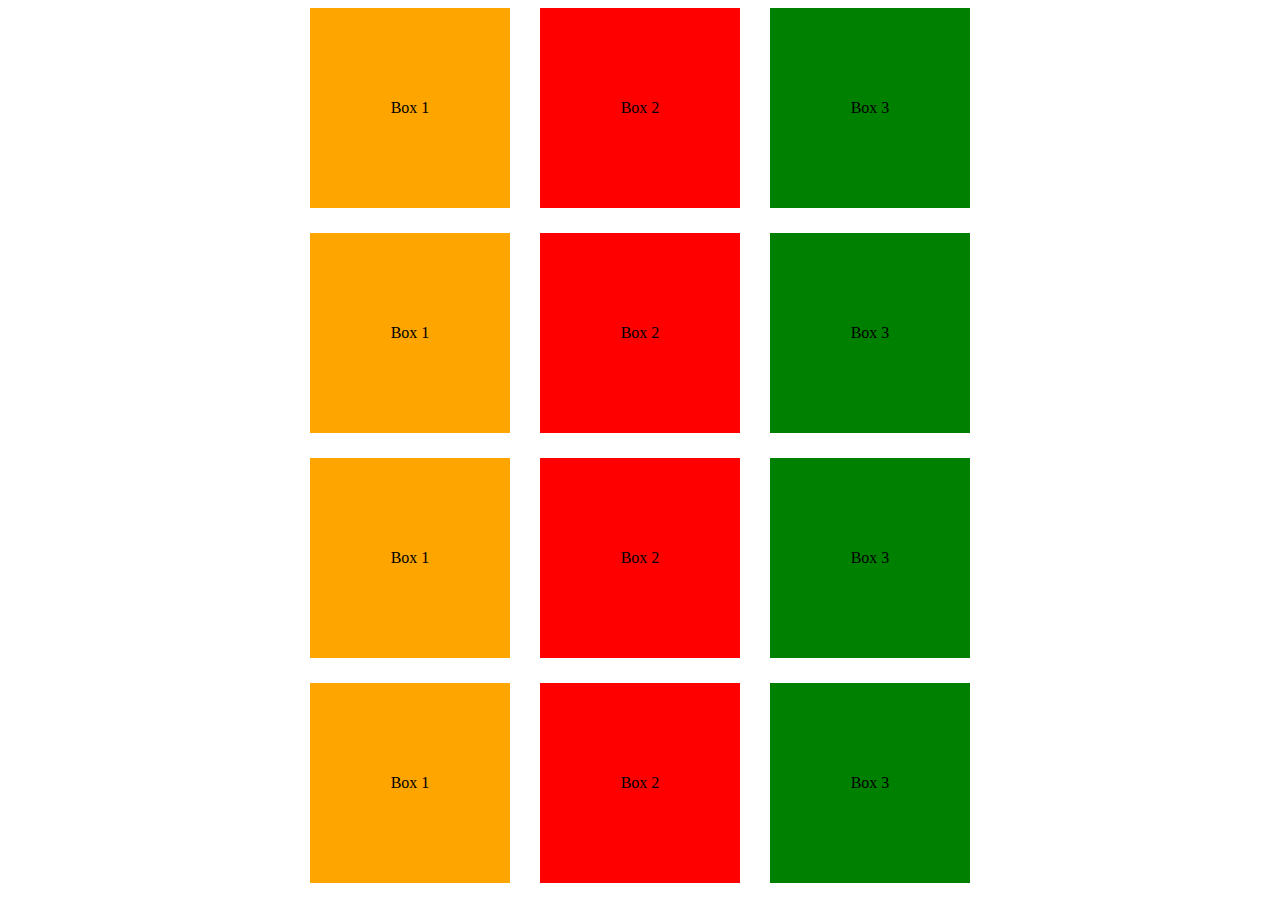
<file: Lessons/lesson10/index.html>
<!DOCTYPE html>
<html lang="en">
<head>
    <title>Document</title>
    <style>
        .container {
            display: flex;
            justify-content: center;
            align-items: center;
            margin-bottom: 25px;
        }
        .box {
            display: flex;
            justify-content: center;
            align-items: center;
            width: 200px;
            height: 200px;
            margin: 0 15px;
            
            transition-duration: 1s;
        }
        
        .box:nth-child(1) {
            background-color: orange;
        }

        .box:nth-child(2) {
            background-color: red;
        }

        .box:nth-child(3) {
            background-color: green;
        }

        .scale-box:hover:nth-child(1) {
            transform: scale(0.95)
        }

        .scale-box:hover:nth-child(2) {
            transform: scale(0.75)
        }

        .scale-box:hover:nth-child(3) {
            transform: scale(0.50)
        }

        .rotate-box:hover:nth-child(1) {
            transform: rotate(-30deg);
        }

        .rotate-box:hover:nth-child(2) {
            transform: rotate(180deg);
        }

        .rotate-box:hover:nth-child(3) {
            transform: rotate(360deg);
        }

        .translate-box:hover:nth-child(1) {
            transform: translatex(30px)
        }

        .translate-box:hover:nth-child(2) {
            transform: translatex(75px)
        }

        .translate-box:hover:nth-child(3) {
            transform: translatex(100px)
        }

        .skew-box:hover:nth-child(1) {
            transform: skewX(30deg)
        }

        .skew-box:hover:nth-child(2) {
            transform: skewX(80deg)
        }

        .skew-box:hover:nth-child(3) {
            transform: skewX(120deg)
        }

    </style>
</head>
<body>
    
    <div class="container">
        <div class="box scale-box">Box 1</div>
        <div class="box scale-box">Box 2</div>
        <div class="box scale-box">Box 3</div>
    </div>

    <div class="container">
        <div class="box rotate-box">Box 1</div>
        <div class="box rotate-box">Box 2</div>
        <div class="box rotate-box">Box 3</div>
    </div>

    <div class="container">
        <div class="box translate-box">Box 1</div>
        <div class="box translate-box">Box 2</div>
        <div class="box translate-box">Box 3</div>
    </div>

    <div class="container">
        <div class="box skew-box">Box 1</div>
        <div class="box skew-box">Box 2</div>
        <div class="box skew-box">Box 3</div>
    </div>

</body>
</html>
</file>
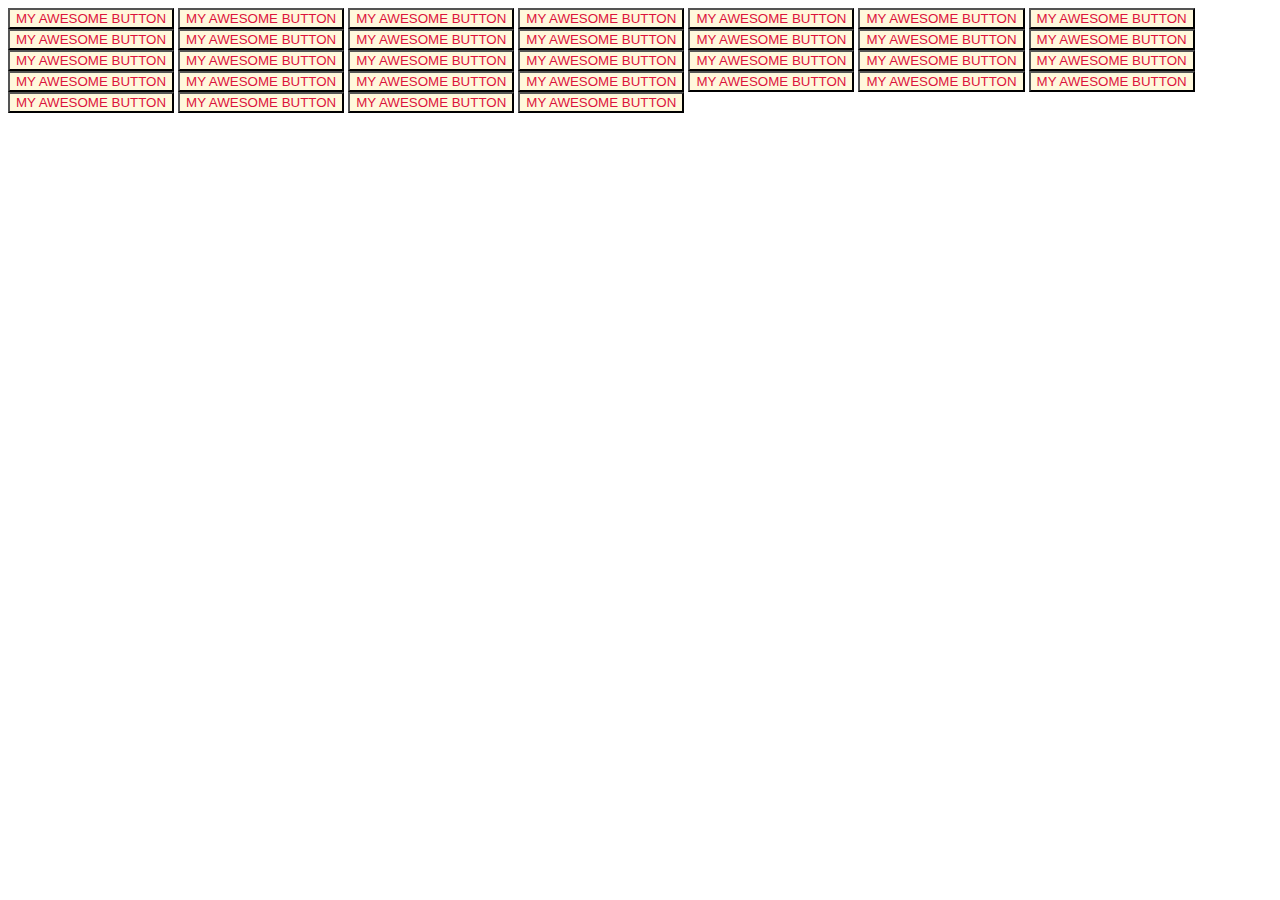
<file: Lessons/lesson5/index.html>
<!DOCTYPE html>
<html lang="en">
<head>
<title>
    Styles
</title>

<!-- <link rel="stylesheet" href="./main.css"> -->
<style>
button {
    background-color: cornsilk;
    color: crimson;
}
button:hover {
    background-color: black;
    color: blanchedalmond;
}
.auto {
    cursor: auto;
}
.default {
    cursor: default;
}
.none {
    cursor: none;
}
.context-menu {
    cursor: context-menu;
}
.help {
    cursor: help;
}
.pointer {
    cursor: pointer;
}
.progress {
    cursor: progress;
}
.wait {
    cursor: wait;
}
.cell {
    cursor: cell;
}
.crosshair {
    cursor: crosshair;
}
.text {
    cursor: text;
}
.vertical-text {
    cursor: vertical-text;
}
.alias {
    cursor: alias;
}
.copy {
    cursor: copy;
}
.move {
    cursor: move;
}
.no-drop {
    cursor: no-drop;
}
.not-allowed {
    cursor: not-allowed;
}
.all-scroll {
    cursor: all-scroll;
}
.col-resize {
    cursor: col-resize;
}
.row-resize {
    cursor: row-resize;
}
.n-resize {
    cursor: n-resize;
}
.e-resize {
    cursor: e-resize;
}
.s-resize {
    cursor: s-resize;
}
.w-resize {
    cursor: w-resize;
}
.ns-resize {
    cursor: ns-resize;
}
.ew-resize {
    cursor: ew-resize;
}
.ne-resize {
    cursor: ne-resize;
}
.nw-resize {
    cursor: nw-resize;
}
.se-resize {
    cursor: se-resize;
}
.sw-resize {
    cursor: sw-resize;
}
.nesw-resize {
    cursor: nesw-resize;
}
.nwse-resize {
    cursor: nwse-resize;
}

</style>
</head>
<body>
<button class="auto">MY AWESOME BUTTON</button>
<button class="default">MY AWESOME BUTTON</button>
<button class="none">MY AWESOME BUTTON</button>
<button class="context-menu">MY AWESOME BUTTON</button>
<button class="help">MY AWESOME BUTTON</button>
<button class="pointer">MY AWESOME BUTTON</button>
<button class="progress">MY AWESOME BUTTON</button>
<button class="wait">MY AWESOME BUTTON</button>
<button class="cell">MY AWESOME BUTTON</button>
<button class="crosshair">MY AWESOME BUTTON</button>
<button class="text">MY AWESOME BUTTON</button>
<button class="vertical-text">MY AWESOME BUTTON</button>
<button class="alias">MY AWESOME BUTTON</button>
<button class="copy">MY AWESOME BUTTON</button>
<button class="move">MY AWESOME BUTTON</button>
<button class="no-drop">MY AWESOME BUTTON</button>
<button class="not-allowed">MY AWESOME BUTTON</button>
<button class="all-scroll">MY AWESOME BUTTON</button>
<button class="col-resize">MY AWESOME BUTTON</button>
<button class="row-resize">MY AWESOME BUTTON</button>
<button class="n-resize">MY AWESOME BUTTON</button>
<button class="e-resize">MY AWESOME BUTTON</button>
<button class="e-resize">MY AWESOME BUTTON</button>
<button class="w-resize">MY AWESOME BUTTON</button>
<button class="ns-resize">MY AWESOME BUTTON</button>
<button class="ew-resize">MY AWESOME BUTTON</button>
<button class="ne-resize">MY AWESOME BUTTON</button>
<button class="nw-resize">MY AWESOME BUTTON</button>
<button class="se-resize">MY AWESOME BUTTON</button>
<button class="sw-resize">MY AWESOME BUTTON</button>
<button class="nesw-resize">MY AWESOME BUTTON</button>
<button class="nwse-resize">MY AWESOME BUTTON</button>

</body>
</html>
</file>
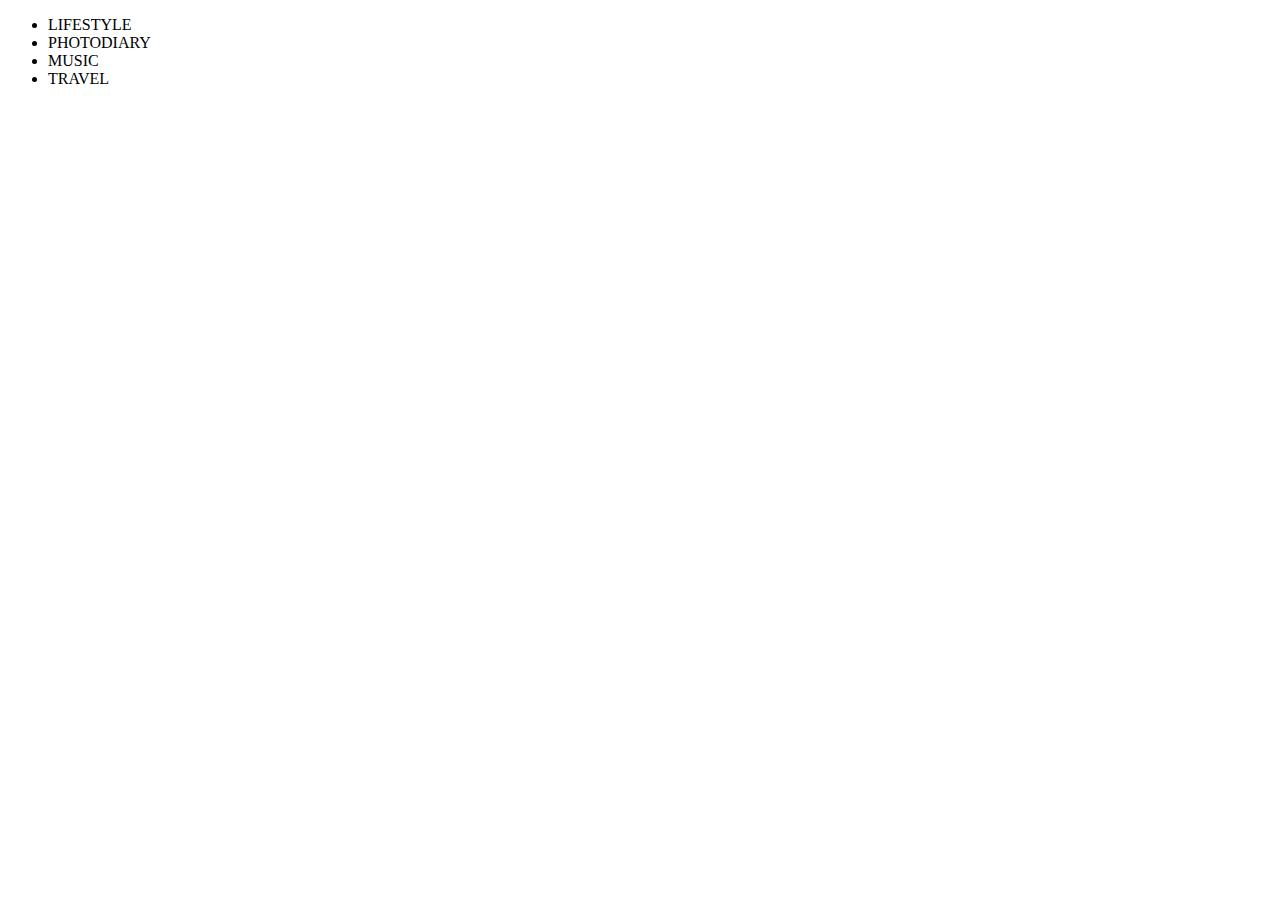
<file: Lessons/lesson7/index.html>
<!DOCTYPE html>
<html lang="en">
<head>
    <title>Document</title>

</head>
<body>
    <header>
        <nav>
            <ul>
                <li>LIFESTYLE</li>
                <li>PHOTODIARY</li>
                <li>MUSIC</li>
                <li>TRAVEL</li>
            </ul>
        </nav>
    </header>
</body>
</html>
</file>
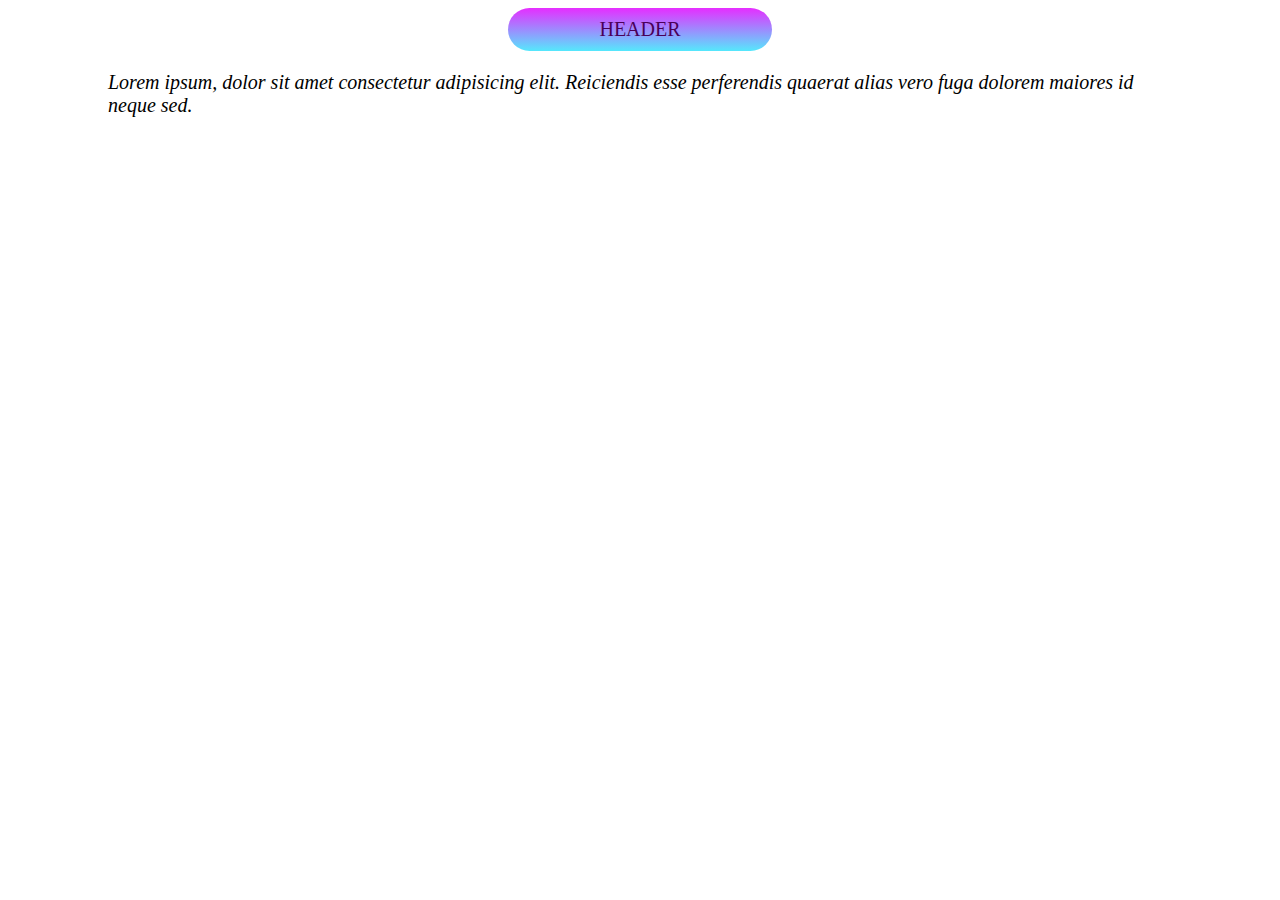
<file: Lessons/lesson8/index.html>
<!DOCTYPE html>
<html lang="ua">
<head>
    <title>Document</title>

    <style>
/* 
        body {
            margin: 0;
        }

        .canvas {
            max-width: 1000px;
            height: 400px;

            background-image: url(https://image.flaticon.com/icons/svg/2909/2909923.svg), 
                              url(https://image.flaticon.com/icons/svg/2847/2847383.svg),
                              url(https://image.flaticon.com/icons/svg/2909/2909673.svg),
                              url(https://s.tcdn.co/e3a/876/e3a87689-707f-3495-b94a-8ee96e2538e5/39.png),
                              url(https://cdn.pixabay.com/photo/2017/08/30/01/05/milky-way-2695569_1280.jpg);

            background-size: 80px, 100px, 150px, 130px, cover;
            background-repeat: no-repeat;
            background-position: top 120px right 130px, top 90px left 90px, center,100px 60px, center;
        } */
        /* img {
            width: 480px;
            height: 480px;
            border: 1px solid black;
            object-fit: scale-down;
        } */
        /* .list {
            padding: 20px;
            margin: 0;
            list-style: none;
        }
        .list-item:not(:last-child) {
            margin-bottom: 5px;
        }
        .list-link {
            display: inline-flex;
            align-items: center;
        }
        .list-link::before,
        .list-link::after {
            content: "";
            width: 24px;
            height: 24px;
        }
        .list-link::before {
            margin-right: 10px;
            background-image: url("https://image.flaticon.com/icons/svg/785/785116.svg");
        }
        .list-link::after {
            display: none;
            margin-left: 10px;
            background-image: url("https://image.flaticon.com/icons/svg/616/616430.svg");
        }
        .list-link:hover::after {
            display: block;
        } */
        /* div {
            width: 500px;
            height: 200px;
            border: 1px solid black; */
            /* background-image: linear-gradient(to right, 
                        #c64f4f 15%,
                        #09792b 15%,
                        #09792b 40%,
                        #00b9ff 40%,
                        #00b9ff 65%,
                        #ffb800 65%); */
                        /* background-image: radial-gradient(red, blue); */
                        article {
                            margin-left: 500px;
                            margin-right: 500px;
                        }
                        
                        .title {
                            display: flex;
                            justify-content: center;
                            padding: 10px;
                            font-size: 20px;
                            font-family: 'ZCOOL KuaiLe', cursive;
                            color: rgb(74, 0, 88);
                            background-image: linear-gradient( rgb(230, 45, 255) , rgb(85, 232, 252) );
                            border-radius: 30px;
                        }
                        .lorem {
                            font-size: 20px;
                            display: flex;
                            justify-content: center;
                            margin-left: 100px;
                            margin-right: 100px;
                            margin-top: 20px;
                            font-style: italic;
                        }
    </style>
</head>
<body>
    <!-- <ul class="list">
        <li class="list-item">
            <a class="list-link">1</a>
        </li>
        <li class="list-item"><a class="list-link">2</a></li>
        <li class="list-item"><a class="list-link">3</a></li>
    </ul> -->
    <article>
        <div class="title">HEADER</div>
    </article>
    <div class="lorem">Lorem ipsum, dolor sit amet consectetur adipisicing elit. Reiciendis esse perferendis quaerat alias vero fuga dolorem maiores id neque sed.</div>
    
</body>
</html>
</file>
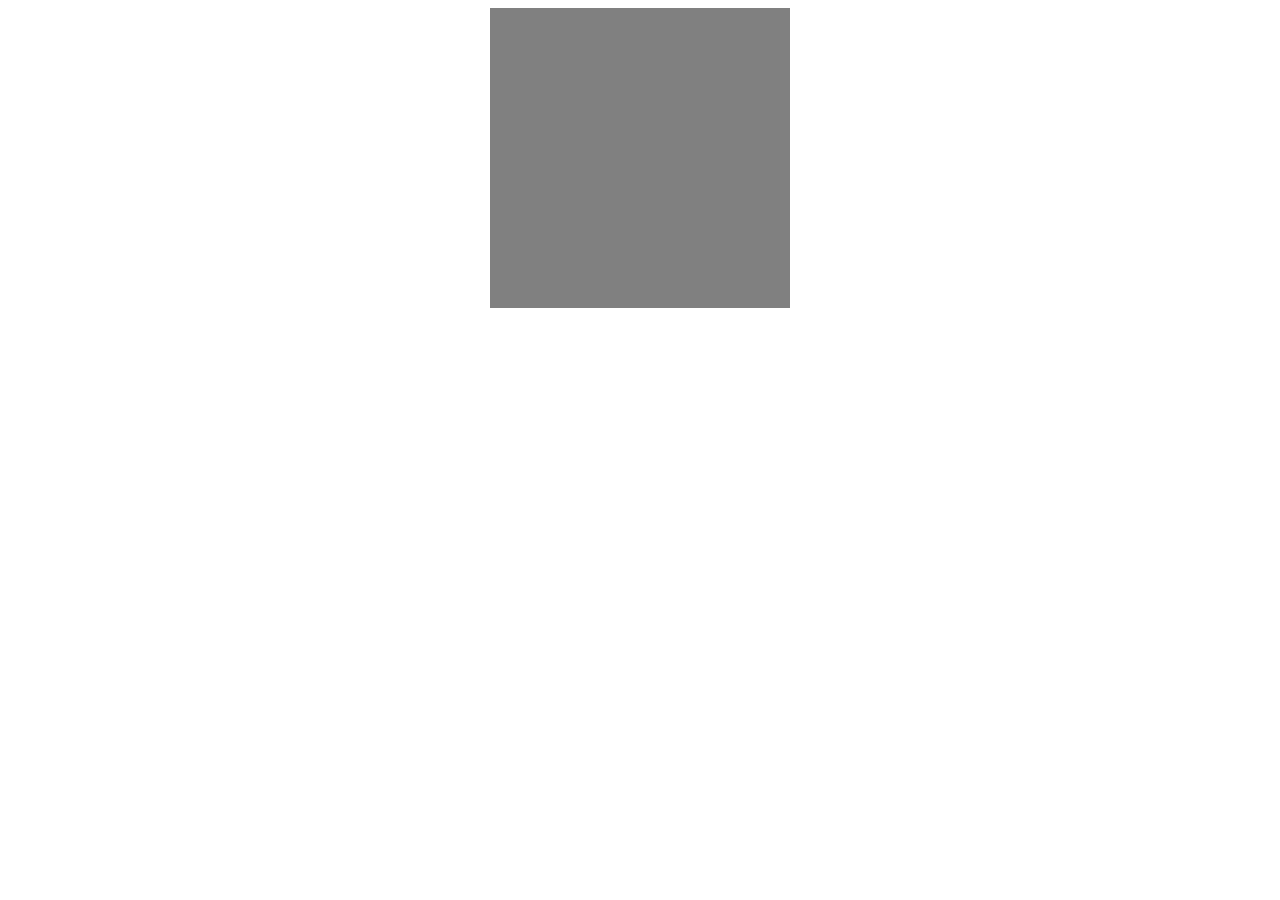
<file: Lessons/lesson9/index.html>
<!DOCTYPE html>
<html lang="en">
<head>
    <title>Document</title>
    <style>
        /* .container {
            display: flex;
            justify-content: center;
        }
        .box {
            width: 200px;
            height: 200px;
            border: 1px solid black;
            margin: 20px;
        }
        .box.relative {
            position: relative;
            top: 120px;
            right: 200px;
        }
        .box:nth-child(1) {
            background-color: red;
        }
        .box:nth-child(2) {
            background-color: green;
        }
        .box:nth-child(3) {
            background-color: blue;
        } */
        /* * {
            box-sizing: border-box;
        }
        img {
            display: black;
            max-width: 100%;
            height: auto;
        }
        .container {
            display: flex;
            justify-content: center;
            margin: 0 auto;
        }
        .thumb {
            position: relative;
        }
        .thumb > p {
            position: absolute;
            top: 0;
            left: 0;
            color: white;
            background-color: blue;
            padding: 8px 16px;
            margin: 0;
        } */
        /* * {
            box-sizing: border-box;
        }
        .section {
            padding: 80px 20px 0;
        }
        title {
            position: fixed;
            width: 100%;
            top: 0;
            left: 0;

            margin: 0;

            padding: 16px;
            text-align: center;
            background-color: red;
            

        } */
        /* * {
            box-sizing: border-box;
        }
        section {
            margin-bottom: 20px;
        }
        .title {
            position: sticky;
            top: -1px;
            text-align: center;
            text-transform: uppercase;
        }
        section:nth-child(1) .title {
            background-image: repeating-linear-gradient(-45deg,
                    #606dbc,
                    #606dbc 10px,
                    #465298 10px,
                    #465298 20px);
        } */
        /* div {
            width: 200px;
            height: 200px;
            position: fixed;
        }
        div:nth-child(1) {
            background-color: blue;
            top: 20px;
            left: 20px;
        }
        div:nth-child(2) {
            background-color: red;
            top: 40px;
            left: 40px;
        }
        div:nth-child(3) {
            background-color: green;
            top: 60px;
            left: 60px;
        }
        div:nth-child(4) {
            background-color: yellow;
            top: 80px;
            left: 80px;
        } */
        * {
            box-sizing: border-box;
        }
        .box {
            position: relative;
            width: 300px;
            height: 300px;
            overflow: hidden;
            margin-left: auto;
            margin-right: auto;
            background-color: grey;
        }
        .overlay {
            position: absolute;
            top: 0;
            left: 0;
            width: 100%;
            height: 100%;
            background-color: rgb(239, 255, 149);

            transform: translateX(-100%);
            transition: transform 250ms ease;
        }
        .overlay > p {
            color: rgb(0, 0, 0);
            padding: 10px;
        }
        .box:hover .overlay {
            transform: translateX(0);
        }
    </style> 
</head>
<body>
    <!-- <div class="container">
        <div class="box"></div>
        <div class="box relative"></div>
        <div class="box"></div>
    </div> -->
    <!-- <div class="container">

        <div class="thumb">
            <img src="https://images.pexels.com/photos/58997/pexels-photo-58997.jpeg?auto=compress&cs=tinysrgb&dpr=2&w=320" alt="">
            <p>dog</p>
        </div>

        <div class="thumb">
            <img src="https://images.pexels.com/photos/2558605/pexels-photo-2558605.jpeg?auto=compress&cs=tinysrgb&dpr=2&&w=320" alt="">
            <p>cat</p>
        </div>
        
        <div class="thumb">
            <img src="https://images.pexels.com/photos/1300361/pexels-photo-1300361.jpeg?auto=compress&cs=tinysrgb&dpr=2&w=320" alt="">
            <p>piggy</p>
        </div>
    </div> -->
         <!-- <section class="section">
        <h2 class="tittle">Lorem ipsum dolor sit amet.</h2>
        <p class="text">Lorem ipsum dolor sit amet consectetur adipisicing elit. Tempora vitae dicta cupiditate aperiam placeat quo provident fugit delectus voluptatibus assumenda? Corrupti odit laudantium eveniet ratione eaque numquam, cupiditate, optio corporis maiores nulla ullam a est praesentium, magni voluptas atque. Natus sapiente, possimus quod voluptate iusto, dicta reprehenderit cumque illum vitae praesentium, numquam debitis vero consequatur a asperiores tempora fugiat? Cumque aut perferendis culpa mollitia ullam quos explicabo magni maxime vitae! Sed est eius a saepe exercitationem dolores architecto odio vitae minima maxime! Exercitationem similique doloremque incidunt atque aperiam, facere nulla inventore nemo modi quia provident, cum odio quis ipsum libero.</p>
        <p class="text">Lorem ipsum dolor sit amet consectetur adipisicing elit. Tempora vitae dicta cupiditate aperiam placeat quo provident fugit delectus voluptatibus assumenda? Corrupti odit laudantium eveniet ratione eaque numquam, cupiditate, optio corporis maiores nulla ullam a est praesentium, magni voluptas atque. Natus sapiente, possimus quod voluptate iusto, dicta reprehenderit cumque illum vitae praesentium, numquam debitis vero consequatur a asperiores tempora fugiat? Cumque aut perferendis culpa mollitia ullam quos explicabo magni maxime vitae! Sed est eius a saepe exercitationem dolores architecto odio vitae minima maxime! Exercitationem similique doloremque incidunt atque aperiam, facere nulla inventore nemo modi quia provident, cum odio quis ipsum libero.</p>
        <p class="text">Lorem ipsum dolor sit amet consectetur adipisicing elit. Tempora vitae dicta cupiditate aperiam placeat quo provident fugit delectus voluptatibus assumenda? Corrupti odit laudantium eveniet ratione eaque numquam, cupiditate, optio corporis maiores nulla ullam a est praesentium, magni voluptas atque. Natus sapiente, possimus quod voluptate iusto, dicta reprehenderit cumque illum vitae praesentium, numquam debitis vero consequatur a asperiores tempora fugiat? Cumque aut perferendis culpa mollitia ullam quos explicabo magni maxime vitae! Sed est eius a saepe exercitationem dolores architecto odio vitae minima maxime! Exercitationem similique doloremque incidunt atque aperiam, facere nulla inventore nemo modi quia provident, cum odio quis ipsum libero.</p>
        <p class="text">Lorem ipsum dolor sit amet consectetur adipisicing elit. Tempora vitae dicta cupiditate aperiam placeat quo provident fugit delectus voluptatibus assumenda? Corrupti odit laudantium eveniet ratione eaque numquam, cupiditate, optio corporis maiores nulla ullam a est praesentium, magni voluptas atque. Natus sapiente, possimus quod voluptate iusto, dicta reprehenderit cumque illum vitae praesentium, numquam debitis vero consequatur a asperiores tempora fugiat? Cumque aut perferendis culpa mollitia ullam quos explicabo magni maxime vitae! Sed est eius a saepe exercitationem dolores architecto odio vitae minima maxime! Exercitationem similique doloremque incidunt atque aperiam, facere nulla inventore nemo modi quia provident, cum odio quis ipsum libero.</p>
        <p class="text">Lorem ipsum dolor sit amet consectetur adipisicing elit. Tempora vitae dicta cupiditate aperiam placeat quo provident fugit delectus voluptatibus assumenda? Corrupti odit laudantium eveniet ratione eaque numquam, cupiditate, optio corporis maiores nulla ullam a est praesentium, magni voluptas atque. Natus sapiente, possimus quod voluptate iusto, dicta reprehenderit cumque illum vitae praesentium, numquam debitis vero consequatur a asperiores tempora fugiat? Cumque aut perferendis culpa mollitia ullam quos explicabo magni maxime vitae! Sed est eius a saepe exercitationem dolores architecto odio vitae minima maxime! Exercitationem similique doloremque incidunt atque aperiam, facere nulla inventore nemo modi quia provident, cum odio quis ipsum libero.</p>

    </section> -->
    <!-- <section class="section">
        <h2 class="tittle">1Lorem ipsum dolor sit amet.</h2>
        <p class="text">Lorem ipsum dolor sit amet consectetur adipisicing elit. Tempora vitae dicta cupiditate aperiam placeat quo provident fugit delectus voluptatibus assumenda? Corrupti odit laudantium eveniet ratione eaque numquam, cupiditate, optio corporis maiores nulla ullam a est praesentium, magni voluptas atque. Natus sapiente, possimus quod voluptate iusto, dicta reprehenderit cumque illum vitae praesentium, numquam debitis vero consequatur a asperiores tempora fugiat? Cumque aut perferendis culpa mollitia ullam quos explicabo magni maxime vitae! Sed est eius a saepe exercitationem dolores architecto odio vitae minima maxime! Exercitationem similique doloremque incidunt atque aperiam, facere nulla inventore nemo modi quia provident, cum odio quis ipsum libero.</p>
        <p class="text">Lorem ipsum dolor sit amet consectetur adipisicing elit. Tempora vitae dicta cupiditate aperiam placeat quo provident fugit delectus voluptatibus assumenda? Corrupti odit laudantium eveniet ratione eaque numquam, cupiditate, optio corporis maiores nulla ullam a est praesentium, magni voluptas atque. Natus sapiente, possimus quod voluptate iusto, dicta reprehenderit cumque illum vitae praesentium, numquam debitis vero consequatur a asperiores tempora fugiat? Cumque aut perferendis culpa mollitia ullam quos explicabo magni maxime vitae! Sed est eius a saepe exercitationem dolores architecto odio vitae minima maxime! Exercitationem similique doloremque incidunt atque aperiam, facere nulla inventore nemo modi quia provident, cum odio quis ipsum libero.</p>
        <p class="text">Lorem ipsum dolor sit amet consectetur adipisicing elit. Tempora vitae dicta cupiditate aperiam placeat quo provident fugit delectus voluptatibus assumenda? Corrupti odit laudantium eveniet ratione eaque numquam, cupiditate, optio corporis maiores nulla ullam a est praesentium, magni voluptas atque. Natus sapiente, possimus quod voluptate iusto, dicta reprehenderit cumque illum vitae praesentium, numquam debitis vero consequatur a asperiores tempora fugiat? Cumque aut perferendis culpa mollitia ullam quos explicabo magni maxime vitae! Sed est eius a saepe exercitationem dolores architecto odio vitae minima maxime! Exercitationem similique doloremque incidunt atque aperiam, facere nulla inventore nemo modi quia provident, cum odio quis ipsum libero.</p>
        <p class="text">Lorem ipsum dolor sit amet consectetur adipisicing elit. Tempora vitae dicta cupiditate aperiam placeat quo provident fugit delectus voluptatibus assumenda? Corrupti odit laudantium eveniet ratione eaque numquam, cupiditate, optio corporis maiores nulla ullam a est praesentium, magni voluptas atque. Natus sapiente, possimus quod voluptate iusto, dicta reprehenderit cumque illum vitae praesentium, numquam debitis vero consequatur a asperiores tempora fugiat? Cumque aut perferendis culpa mollitia ullam quos explicabo magni maxime vitae! Sed est eius a saepe exercitationem dolores architecto odio vitae minima maxime! Exercitationem similique doloremque incidunt atque aperiam, facere nulla inventore nemo modi quia provident, cum odio quis ipsum libero.</p>
        <p class="text">Lorem ipsum dolor sit amet consectetur adipisicing elit. Tempora vitae dicta cupiditate aperiam placeat quo provident fugit delectus voluptatibus assumenda? Corrupti odit laudantium eveniet ratione eaque numquam, cupiditate, optio corporis maiores nulla ullam a est praesentium, magni voluptas atque. Natus sapiente, possimus quod voluptate iusto, dicta reprehenderit cumque illum vitae praesentium, numquam debitis vero consequatur a asperiores tempora fugiat? Cumque aut perferendis culpa mollitia ullam quos explicabo magni maxime vitae! Sed est eius a saepe exercitationem dolores architecto odio vitae minima maxime! Exercitationem similique doloremque incidunt atque aperiam, facere nulla inventore nemo modi quia provident, cum odio quis ipsum libero.</p>
         
         
    </section>
    <section class="section">
        <h2 class="tittle">2Lorem ipsum dolor sit amet.</h2>
        <p class="text">Lorem ipsum dolor sit amet consectetur adipisicing elit. Tempora vitae dicta cupiditate aperiam placeat quo provident fugit delectus voluptatibus assumenda? Corrupti odit laudantium eveniet ratione eaque numquam, cupiditate, optio corporis maiores nulla ullam a est praesentium, magni voluptas atque. Natus sapiente, possimus quod voluptate iusto, dicta reprehenderit cumque illum vitae praesentium, numquam debitis vero consequatur a asperiores tempora fugiat? Cumque aut perferendis culpa mollitia ullam quos explicabo magni maxime vitae! Sed est eius a saepe exercitationem dolores architecto odio vitae minima maxime! Exercitationem similique doloremque incidunt atque aperiam, facere nulla inventore nemo modi quia provident, cum odio quis ipsum libero.</p>
        <p class="text">Lorem ipsum dolor sit amet consectetur adipisicing elit. Tempora vitae dicta cupiditate aperiam placeat quo provident fugit delectus voluptatibus assumenda? Corrupti odit laudantium eveniet ratione eaque numquam, cupiditate, optio corporis maiores nulla ullam a est praesentium, magni voluptas atque. Natus sapiente, possimus quod voluptate iusto, dicta reprehenderit cumque illum vitae praesentium, numquam debitis vero consequatur a asperiores tempora fugiat? Cumque aut perferendis culpa mollitia ullam quos explicabo magni maxime vitae! Sed est eius a saepe exercitationem dolores architecto odio vitae minima maxime! Exercitationem similique doloremque incidunt atque aperiam, facere nulla inventore nemo modi quia provident, cum odio quis ipsum libero.</p>
        <p class="text">Lorem ipsum dolor sit amet consectetur adipisicing elit. Tempora vitae dicta cupiditate aperiam placeat quo provident fugit delectus voluptatibus assumenda? Corrupti odit laudantium eveniet ratione eaque numquam, cupiditate, optio corporis maiores nulla ullam a est praesentium, magni voluptas atque. Natus sapiente, possimus quod voluptate iusto, dicta reprehenderit cumque illum vitae praesentium, numquam debitis vero consequatur a asperiores tempora fugiat? Cumque aut perferendis culpa mollitia ullam quos explicabo magni maxime vitae! Sed est eius a saepe exercitationem dolores architecto odio vitae minima maxime! Exercitationem similique doloremque incidunt atque aperiam, facere nulla inventore nemo modi quia provident, cum odio quis ipsum libero.</p>
        <p class="text">Lorem ipsum dolor sit amet consectetur adipisicing elit. Tempora vitae dicta cupiditate aperiam placeat quo provident fugit delectus voluptatibus assumenda? Corrupti odit laudantium eveniet ratione eaque numquam, cupiditate, optio corporis maiores nulla ullam a est praesentium, magni voluptas atque. Natus sapiente, possimus quod voluptate iusto, dicta reprehenderit cumque illum vitae praesentium, numquam debitis vero consequatur a asperiores tempora fugiat? Cumque aut perferendis culpa mollitia ullam quos explicabo magni maxime vitae! Sed est eius a saepe exercitationem dolores architecto odio vitae minima maxime! Exercitationem similique doloremque incidunt atque aperiam, facere nulla inventore nemo modi quia provident, cum odio quis ipsum libero.</p>
        <p class="text">Lorem ipsum dolor sit amet consectetur adipisicing elit. Tempora vitae dicta cupiditate aperiam placeat quo provident fugit delectus voluptatibus assumenda? Corrupti odit laudantium eveniet ratione eaque numquam, cupiditate, optio corporis maiores nulla ullam a est praesentium, magni voluptas atque. Natus sapiente, possimus quod voluptate iusto, dicta reprehenderit cumque illum vitae praesentium, numquam debitis vero consequatur a asperiores tempora fugiat? Cumque aut perferendis culpa mollitia ullam quos explicabo magni maxime vitae! Sed est eius a saepe exercitationem dolores architecto odio vitae minima maxime! Exercitationem similique doloremque incidunt atque aperiam, facere nulla inventore nemo modi quia provident, cum odio quis ipsum libero.</p>
         
         
    </section>
    <section class="section">
        <h2 class="tittle">3Lorem ipsum dolor sit amet.</h2>
        <p class="text">Lorem ipsum dolor sit amet consectetur adipisicing elit. Tempora vitae dicta cupiditate aperiam placeat quo provident fugit delectus voluptatibus assumenda? Corrupti odit laudantium eveniet ratione eaque numquam, cupiditate, optio corporis maiores nulla ullam a est praesentium, magni voluptas atque. Natus sapiente, possimus quod voluptate iusto, dicta reprehenderit cumque illum vitae praesentium, numquam debitis vero consequatur a asperiores tempora fugiat? Cumque aut perferendis culpa mollitia ullam quos explicabo magni maxime vitae! Sed est eius a saepe exercitationem dolores architecto odio vitae minima maxime! Exercitationem similique doloremque incidunt atque aperiam, facere nulla inventore nemo modi quia provident, cum odio quis ipsum libero.</p>
        <p class="text">Lorem ipsum dolor sit amet consectetur adipisicing elit. Tempora vitae dicta cupiditate aperiam placeat quo provident fugit delectus voluptatibus assumenda? Corrupti odit laudantium eveniet ratione eaque numquam, cupiditate, optio corporis maiores nulla ullam a est praesentium, magni voluptas atque. Natus sapiente, possimus quod voluptate iusto, dicta reprehenderit cumque illum vitae praesentium, numquam debitis vero consequatur a asperiores tempora fugiat? Cumque aut perferendis culpa mollitia ullam quos explicabo magni maxime vitae! Sed est eius a saepe exercitationem dolores architecto odio vitae minima maxime! Exercitationem similique doloremque incidunt atque aperiam, facere nulla inventore nemo modi quia provident, cum odio quis ipsum libero.</p>
        <p class="text">Lorem ipsum dolor sit amet consectetur adipisicing elit. Tempora vitae dicta cupiditate aperiam placeat quo provident fugit delectus voluptatibus assumenda? Corrupti odit laudantium eveniet ratione eaque numquam, cupiditate, optio corporis maiores nulla ullam a est praesentium, magni voluptas atque. Natus sapiente, possimus quod voluptate iusto, dicta reprehenderit cumque illum vitae praesentium, numquam debitis vero consequatur a asperiores tempora fugiat? Cumque aut perferendis culpa mollitia ullam quos explicabo magni maxime vitae! Sed est eius a saepe exercitationem dolores architecto odio vitae minima maxime! Exercitationem similique doloremque incidunt atque aperiam, facere nulla inventore nemo modi quia provident, cum odio quis ipsum libero.</p>
        <p class="text">Lorem ipsum dolor sit amet consectetur adipisicing elit. Tempora vitae dicta cupiditate aperiam placeat quo provident fugit delectus voluptatibus assumenda? Corrupti odit laudantium eveniet ratione eaque numquam, cupiditate, optio corporis maiores nulla ullam a est praesentium, magni voluptas atque. Natus sapiente, possimus quod voluptate iusto, dicta reprehenderit cumque illum vitae praesentium, numquam debitis vero consequatur a asperiores tempora fugiat? Cumque aut perferendis culpa mollitia ullam quos explicabo magni maxime vitae! Sed est eius a saepe exercitationem dolores architecto odio vitae minima maxime! Exercitationem similique doloremque incidunt atque aperiam, facere nulla inventore nemo modi quia provident, cum odio quis ipsum libero.</p>
        <p class="text">Lorem ipsum dolor sit amet consectetur adipisicing elit. Tempora vitae dicta cupiditate aperiam placeat quo provident fugit delectus voluptatibus assumenda? Corrupti odit laudantium eveniet ratione eaque numquam, cupiditate, optio corporis maiores nulla ullam a est praesentium, magni voluptas atque. Natus sapiente, possimus quod voluptate iusto, dicta reprehenderit cumque illum vitae praesentium, numquam debitis vero consequatur a asperiores tempora fugiat? Cumque aut perferendis culpa mollitia ullam quos explicabo magni maxime vitae! Sed est eius a saepe exercitationem dolores architecto odio vitae minima maxime! Exercitationem similique doloremque incidunt atque aperiam, facere nulla inventore nemo modi quia provident, cum odio quis ipsum libero.</p>
         
         
    </section>
    <section class="section">
        <h2 class="tittle">4Lorem ipsum dolor sit amet.</h2>
        <p class="text">Lorem ipsum dolor sit amet consectetur adipisicing elit. Tempora vitae dicta cupiditate aperiam placeat quo provident fugit delectus voluptatibus assumenda? Corrupti odit laudantium eveniet ratione eaque numquam, cupiditate, optio corporis maiores nulla ullam a est praesentium, magni voluptas atque. Natus sapiente, possimus quod voluptate iusto, dicta reprehenderit cumque illum vitae praesentium, numquam debitis vero consequatur a asperiores tempora fugiat? Cumque aut perferendis culpa mollitia ullam quos explicabo magni maxime vitae! Sed est eius a saepe exercitationem dolores architecto odio vitae minima maxime! Exercitationem similique doloremque incidunt atque aperiam, facere nulla inventore nemo modi quia provident, cum odio quis ipsum libero.</p>
        <p class="text">Lorem ipsum dolor sit amet consectetur adipisicing elit. Tempora vitae dicta cupiditate aperiam placeat quo provident fugit delectus voluptatibus assumenda? Corrupti odit laudantium eveniet ratione eaque numquam, cupiditate, optio corporis maiores nulla ullam a est praesentium, magni voluptas atque. Natus sapiente, possimus quod voluptate iusto, dicta reprehenderit cumque illum vitae praesentium, numquam debitis vero consequatur a asperiores tempora fugiat? Cumque aut perferendis culpa mollitia ullam quos explicabo magni maxime vitae! Sed est eius a saepe exercitationem dolores architecto odio vitae minima maxime! Exercitationem similique doloremque incidunt atque aperiam, facere nulla inventore nemo modi quia provident, cum odio quis ipsum libero.</p>
        <p class="text">Lorem ipsum dolor sit amet consectetur adipisicing elit. Tempora vitae dicta cupiditate aperiam placeat quo provident fugit delectus voluptatibus assumenda? Corrupti odit laudantium eveniet ratione eaque numquam, cupiditate, optio corporis maiores nulla ullam a est praesentium, magni voluptas atque. Natus sapiente, possimus quod voluptate iusto, dicta reprehenderit cumque illum vitae praesentium, numquam debitis vero consequatur a asperiores tempora fugiat? Cumque aut perferendis culpa mollitia ullam quos explicabo magni maxime vitae! Sed est eius a saepe exercitationem dolores architecto odio vitae minima maxime! Exercitationem similique doloremque incidunt atque aperiam, facere nulla inventore nemo modi quia provident, cum odio quis ipsum libero.</p>
        <p class="text">Lorem ipsum dolor sit amet consectetur adipisicing elit. Tempora vitae dicta cupiditate aperiam placeat quo provident fugit delectus voluptatibus assumenda? Corrupti odit laudantium eveniet ratione eaque numquam, cupiditate, optio corporis maiores nulla ullam a est praesentium, magni voluptas atque. Natus sapiente, possimus quod voluptate iusto, dicta reprehenderit cumque illum vitae praesentium, numquam debitis vero consequatur a asperiores tempora fugiat? Cumque aut perferendis culpa mollitia ullam quos explicabo magni maxime vitae! Sed est eius a saepe exercitationem dolores architecto odio vitae minima maxime! Exercitationem similique doloremque incidunt atque aperiam, facere nulla inventore nemo modi quia provident, cum odio quis ipsum libero.</p>
        <p class="text">Lorem ipsum dolor sit amet consectetur adipisicing elit. Tempora vitae dicta cupiditate aperiam placeat quo provident fugit delectus voluptatibus assumenda? Corrupti odit laudantium eveniet ratione eaque numquam, cupiditate, optio corporis maiores nulla ullam a est praesentium, magni voluptas atque. Natus sapiente, possimus quod voluptate iusto, dicta reprehenderit cumque illum vitae praesentium, numquam debitis vero consequatur a asperiores tempora fugiat? Cumque aut perferendis culpa mollitia ullam quos explicabo magni maxime vitae! Sed est eius a saepe exercitationem dolores architecto odio vitae minima maxime! Exercitationem similique doloremque incidunt atque aperiam, facere nulla inventore nemo modi quia provident, cum odio quis ipsum libero.</p>
         
         
    </section> -->
    <!-- <div></div>
    <div></div>
    <div></div>
    <div></div> -->
    <div class="box">
        <div class="overlay">
            <p>Lorem ipsum dolor sit amet consectetur, adipisicing elit. Rem, commodi!</p>
        </div>
    </div>
</body>
</html>
</file>
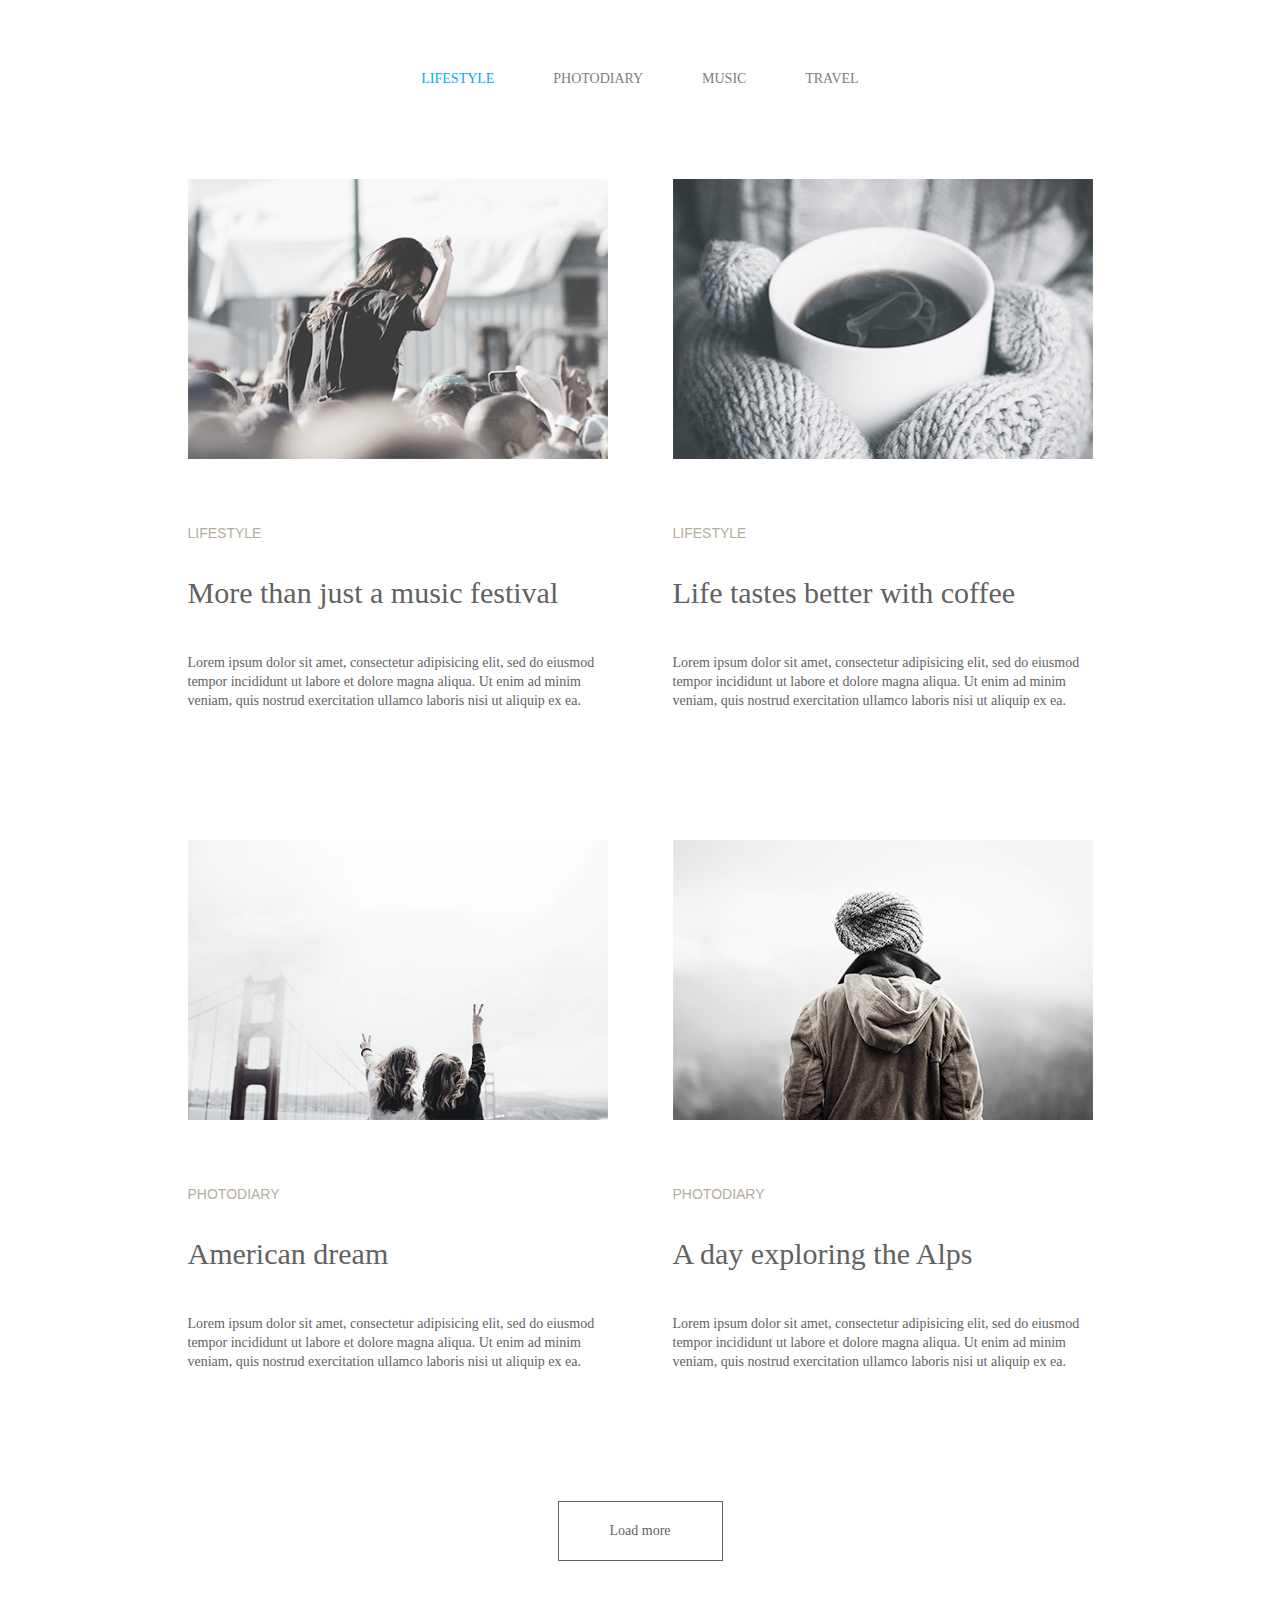
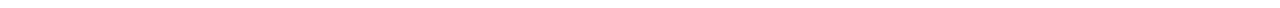
<file: projects/project1/index.html>
<!DOCTYPE html>
<html lang="en">
<head>
    <title>Project 1</title>
    <link rel="stylesheet" href="main.css">
</head>
<body>

    <header>
        <nav>
            <ul>
                <li class="active">LIFESTYLE</li>
                <li>PHOTODIARY</li>
                <li>MUSIC</li>
                <li>TRAVEL</li>
            </ul>
        </nav>
    </header>

    <main>
        <div class="row">
            <div class="item">
                <img src="1 1.png" alt="1 1.png">
                <span class="category">LIFESTYLE</span>
                <h2>More than just a music festival</h2>
                <p>
                    Lorem ipsum dolor sit amet, consectetur adipisicing elit, sed do eiusmod tempor incididunt ut labore et dolore magna aliqua. Ut enim ad minim veniam, quis nostrud exercitation ullamco laboris nisi ut aliquip ex ea.
                </p>
            </div>
            <div class="item">
                <img src="2 1.png" alt="2 1.png">
                <span class="category">LIFESTYLE</span>
                <h2>Life tastes better with coffee</h2>
                <p>
                    Lorem ipsum dolor sit amet, consectetur adipisicing elit, sed do eiusmod tempor incididunt ut labore et dolore magna aliqua. Ut enim ad minim veniam, quis nostrud exercitation ullamco laboris nisi ut aliquip ex ea.
                </p>
            </div>
        </div>

        <div class="row">
            <div class="item">
                <img src="3 1.png" alt="2 1.png">
                <span class="category">PHOTODIARY</span>
                <h2>American dream</h2>
                <p>
                    Lorem ipsum dolor sit amet, consectetur adipisicing elit, sed do eiusmod tempor incididunt ut labore et dolore magna aliqua. Ut enim ad minim veniam, quis nostrud exercitation ullamco laboris nisi ut aliquip ex ea.
                </p>
            </div>
            <div class="item">
                <img src="4 1.png" alt="2 1.png">
                <span class="category">PHOTODIARY</span>
                <h2>A day exploring the Alps</h2>
                <p>
                    Lorem ipsum dolor sit amet, consectetur adipisicing elit, sed do eiusmod tempor incididunt ut labore et dolore magna aliqua. Ut enim ad minim veniam, quis nostrud exercitation ullamco laboris nisi ut aliquip ex ea.
                </p>
            </div>
        </div>

        <div style="display: flex; justify-content: center;">
            <button class="load-more2">
                    Load more
            </button> 
        </div>
    </main>
</body>
</html>
</file>
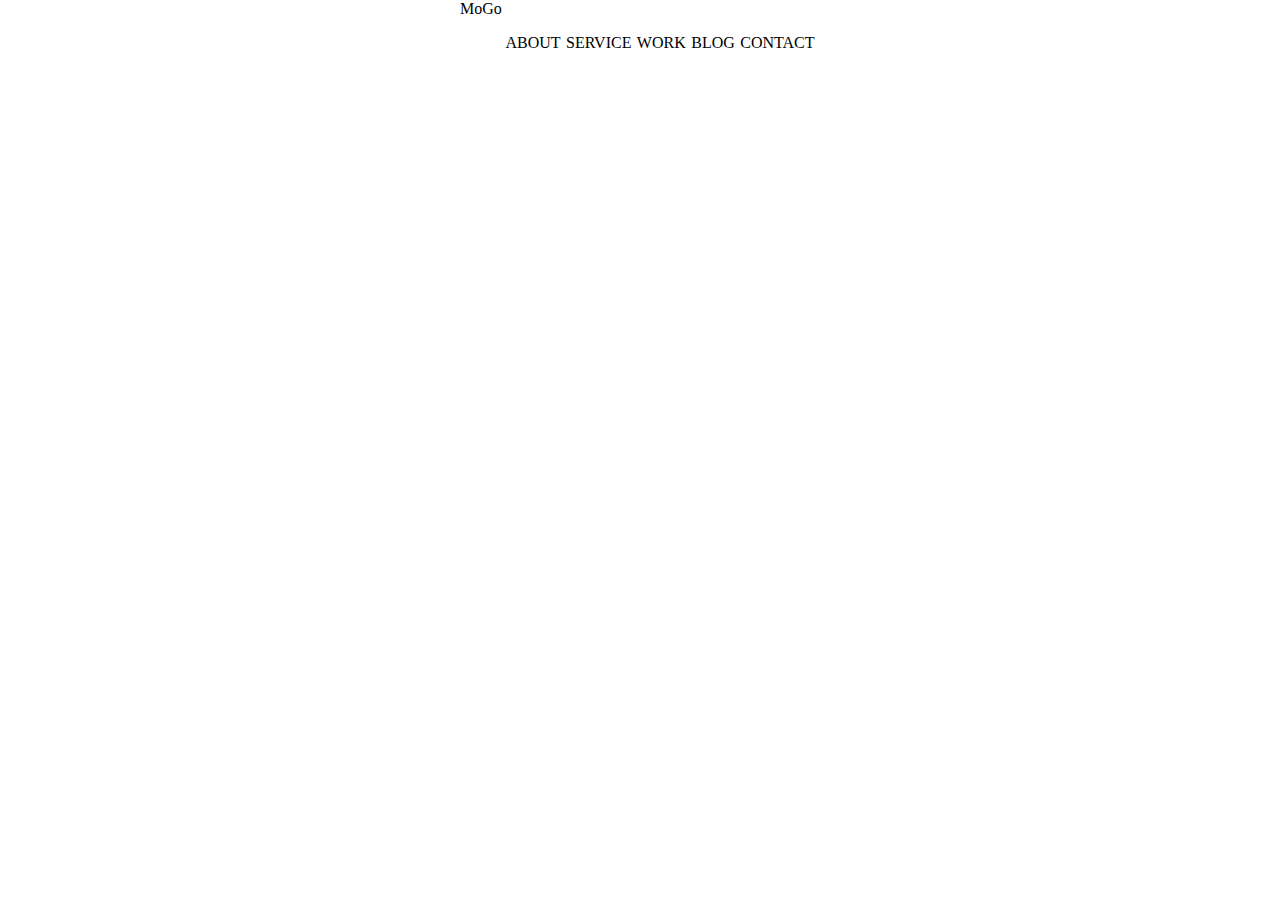
<file: projects/project2/index.html>
<!DOCTYPE html>
<html lang="en">
<head>
    <title>Document</title>
    <link rel="stylesheet" href="main.css">
</head>
<body>
    <header>
        <div>MoGo</div>
        <nav>
            <ul>
                <li>ABOUT</li>
                <li>SERVICE</li>
                <li>WORK</li>
                <li>BLOG</li>
                <li>CONTACT</li>
            </ul> 
        </nav>
    </header>
    
</body>
</html>
</file>
<file: Lessons/lesson5/main.css>
h1 {
    color: green;
}
</file>
<file: projects/project1/main.css>
* {
    margin: 0;
    padding: 0;
    font-family: 'Playfair Display', serif;
    font-size: 14px;
    font-weight: 400;
}

body {
    padding-bottom: 47px;
}

header nav {
    width: 555px;
    margin: 71px auto 92px;
}

header nav ul {
    padding: 0;
    display: flex;
    justify-content: space-evenly;
}

header nav ul li {
    list-style: none;
    color: #7D7D7D;
    cursor: pointer;
}

header nav ul li.active {
    color: #03A9F4;
}

main {
    width: 905px;
    margin: 0 auto;
}

.row {
    display: flex;
    column-gap: 65px;
    margin-bottom: 130px;
}

.item {
    width: 420px;
}

.item img {
    margin-bottom: 62px;
}

.item .category {
    display: block;
    font-family: 'Ubuntu', sans-serif;
    font-weight: 300;
    color: #B4AD9E;
    margin-bottom: 32px;
}

.item h2 {
    font-size: 30px;
    line-height: 40px;
    color: #626262;
    margin-bottom: 40px;
}

.item p {
    color: #626262;
    line-height: 19px;
}

.load-more2 {
    width: 165px;
    height: 60px;
    background-color: white;
    border: 1px solid #626262;
    color: #626262;
    cursor: pointer;
}
</file>
<file: projects/project2/main.css>
body {
    width: 360px;
    margin: 0 auto;
}
header {
    height: 17px;
    
    
}
header nav {
    
}
header nav ul  {
    display: flex;
    flex-direction: row;
    justify-content: space-evenly;
    list-style: none;
}
</file>
